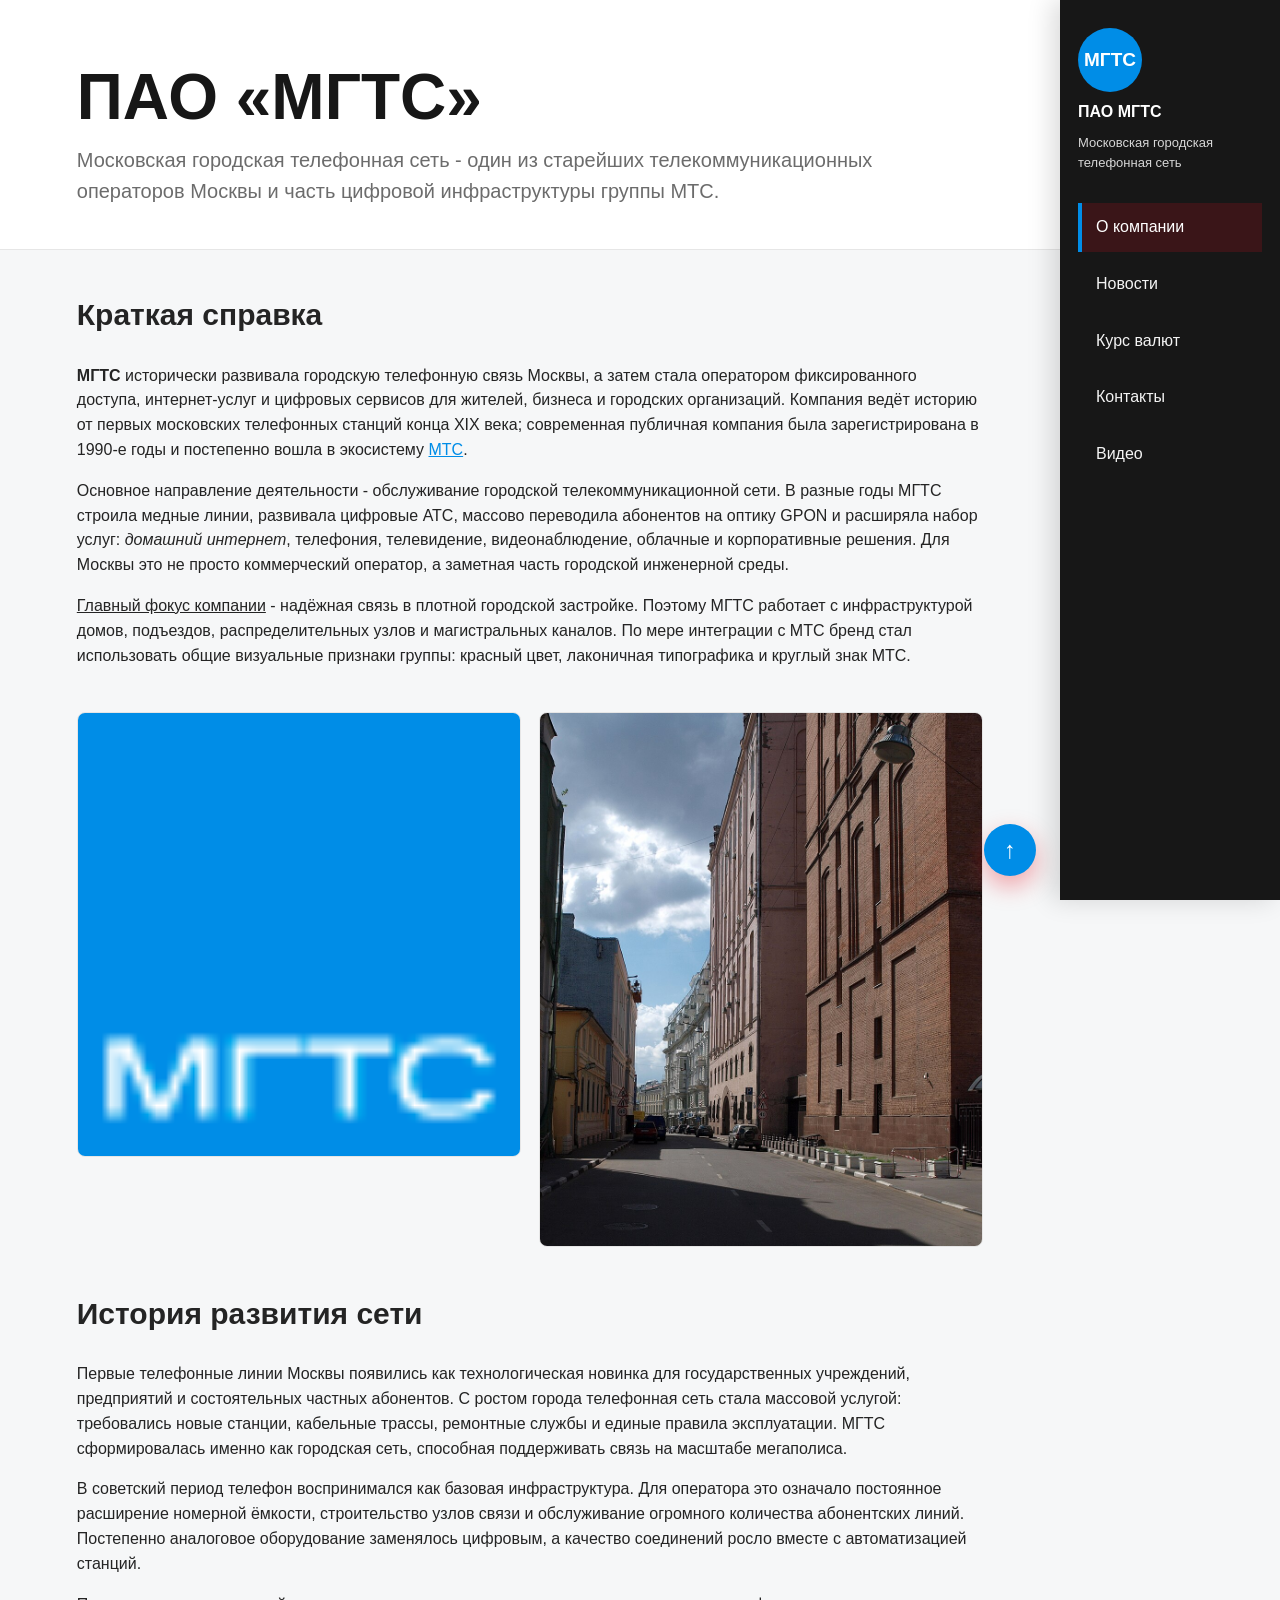
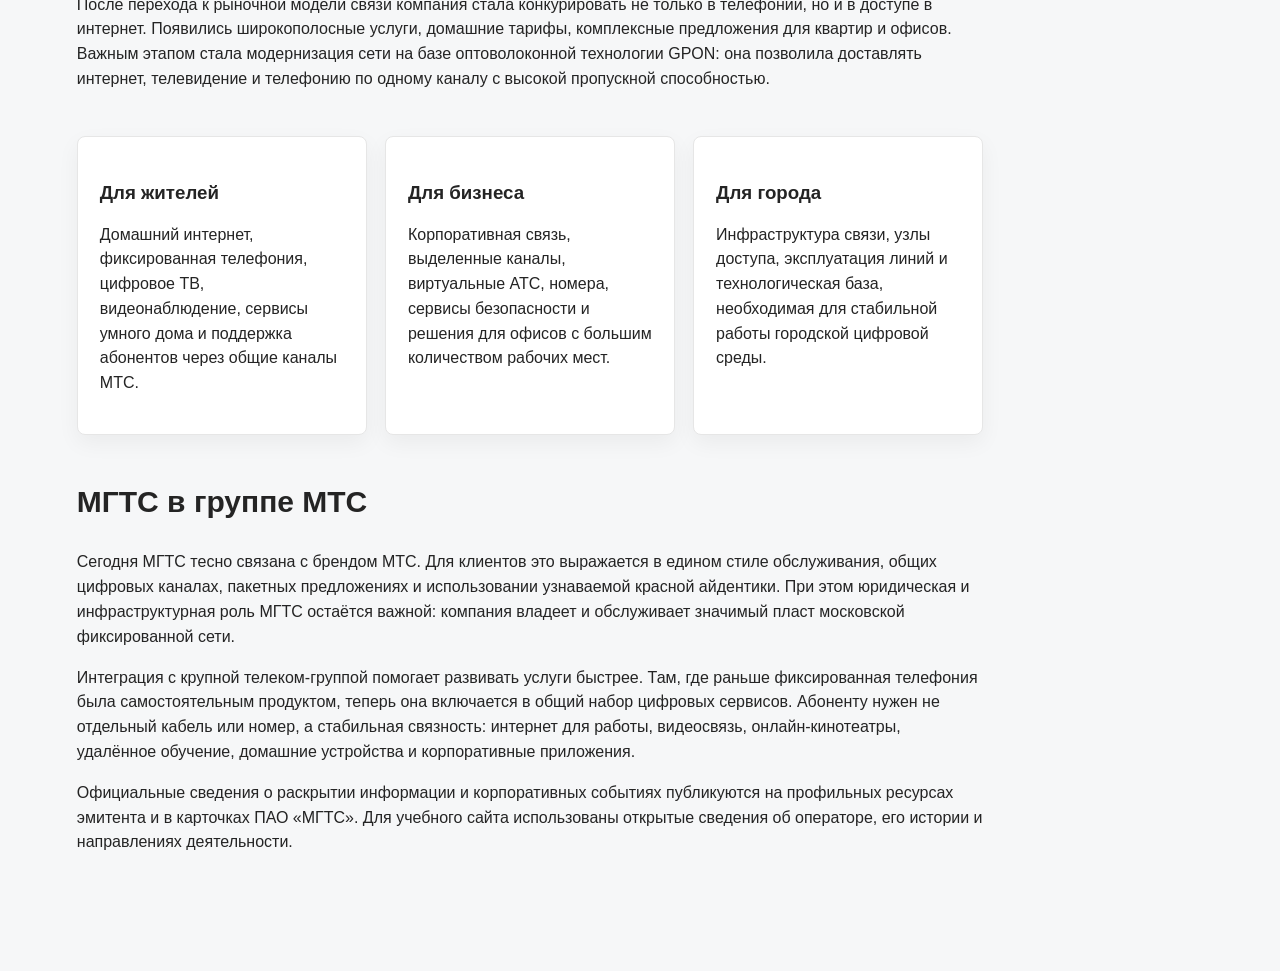
<file: index.html>
<!doctype html>
<html lang="ru">

<head>
  <meta charset="utf-8">
  <meta name="viewport" content="width=device-width, initial-scale=1">
  <title>МГТС - о компании</title>
  <link rel="stylesheet" href="styles.css">
</head>

<body>
  <nav class="side-menu">
    <div class="brand">
      <div class="brand-mark">МГТС</div>
      <strong>ПАО МГТС</strong>
      <span>Московская городская телефонная сеть</span>
    </div>
    <a class="active" href="index.html">О компании</a>
    <a href="news.html">Новости</a>
    <a href="currency.html">Курс валют</a>
    <a href="contacts.html">Контакты</a>
    <a href="video.html">Видео</a>
  </nav>

  <main id="top" class="page">
    <section class="hero">
      <h1>ПАО «МГТС»</h1>
      <p>Московская городская телефонная сеть - один из старейших телекоммуникационных операторов Москвы и часть
        цифровой инфраструктуры группы МТС.</p>
    </section>

    <div class="content">
      <section class="section">
        <h2>Краткая справка</h2>
        <p><strong>МГТС</strong> исторически развивала городскую телефонную связь Москвы, а затем стала оператором
          фиксированного доступа, интернет-услуг и цифровых сервисов для жителей, бизнеса и городских организаций.
          Компания ведёт историю от первых московских телефонных станций конца XIX века; современная публичная компания
          была зарегистрирована в 1990-е годы и постепенно вошла в экосистему <a href="https://moskva.mts.ru/personal"
            target="_blank" rel="noreferrer">МТС</a>.</p>
        <p>Основное направление деятельности - обслуживание городской телекоммуникационной сети. В разные годы МГТС
          строила медные линии, развивала цифровые АТС, массово переводила абонентов на оптику GPON и расширяла набор
          услуг: <em>домашний интернет</em>, телефония, телевидение, видеонаблюдение, облачные и корпоративные решения.
          Для Москвы это не просто коммерческий оператор, а заметная часть городской инженерной среды.</p>
        <p><u>Главный фокус компании</u> - надёжная связь в плотной городской застройке. Поэтому МГТС работает с
          инфраструктурой домов, подъездов, распределительных узлов и магистральных каналов. По мере интеграции с МТС
          бренд стал использовать общие визуальные признаки группы: красный цвет, лаконичная типографика и круглый знак
          МТС.</p>
      </section>

      <section class="section grid">
        <img class="media" src="./mts_logo.png" alt="Логотип МТС">
        <img class="media" src="./mts_first_building.JPG" alt="Историческое здание телефонной станции в Москве">
      </section>

      <section class="section">
        <h2>История развития сети</h2>
        <p>Первые телефонные линии Москвы появились как технологическая новинка для государственных учреждений,
          предприятий и состоятельных частных абонентов. С ростом города телефонная сеть стала массовой услугой:
          требовались новые станции, кабельные трассы, ремонтные службы и единые правила эксплуатации. МГТС
          сформировалась именно как городская сеть, способная поддерживать связь на масштабе мегаполиса.</p>
        <p>В советский период телефон воспринимался как базовая инфраструктура. Для оператора это означало постоянное
          расширение номерной ёмкости, строительство узлов связи и обслуживание огромного количества абонентских линий.
          Постепенно аналоговое оборудование заменялось цифровым, а качество соединений росло вместе с автоматизацией
          станций.</p>
        <p>После перехода к рыночной модели связи компания стала конкурировать не только в телефонии, но и в доступе в
          интернет. Появились широкополосные услуги, домашние тарифы, комплексные предложения для квартир и офисов.
          Важным этапом стала модернизация сети на базе оптоволоконной технологии GPON: она позволила доставлять
          интернет, телевидение и телефонию по одному каналу с высокой пропускной способностью.</p>
      </section>

      <section class="section grid">
        <div class="card">
          <h3>Для жителей</h3>
          <p>Домашний интернет, фиксированная телефония, цифровое ТВ, видеонаблюдение, сервисы умного дома и поддержка
            абонентов через общие каналы МТС.</p>
        </div>
        <div class="card">
          <h3>Для бизнеса</h3>
          <p>Корпоративная связь, выделенные каналы, виртуальные АТС, номера, сервисы безопасности и решения для офисов
            с большим количеством рабочих мест.</p>
        </div>
        <div class="card">
          <h3>Для города</h3>
          <p>Инфраструктура связи, узлы доступа, эксплуатация линий и технологическая база, необходимая для стабильной
            работы городской цифровой среды.</p>
        </div>
      </section>

      <section class="section">
        <h2>МГТС в группе МТС</h2>
        <p>Сегодня МГТС тесно связана с брендом МТС. Для клиентов это выражается в едином стиле обслуживания, общих
          цифровых каналах, пакетных предложениях и использовании узнаваемой красной айдентики. При этом юридическая и
          инфраструктурная роль МГТС остаётся важной: компания владеет и обслуживает значимый пласт московской
          фиксированной сети.</p>
        <p>Интеграция с крупной телеком-группой помогает развивать услуги быстрее. Там, где раньше фиксированная
          телефония была самостоятельным продуктом, теперь она включается в общий набор цифровых сервисов. Абоненту
          нужен не отдельный кабель или номер, а стабильная связность: интернет для работы, видеосвязь,
          онлайн-кинотеатры, удалённое обучение, домашние устройства и корпоративные приложения.</p>
        <p>Официальные сведения о раскрытии информации и корпоративных событиях публикуются на профильных ресурсах
          эмитента и в карточках ПАО «МГТС». Для учебного сайта использованы открытые сведения об операторе, его истории
          и направлениях деятельности.</p>
      </section>
    </div>
  </main>

  <a class="top-link" href="#top" aria-label="Наверх">↑</a>
</body>

</html>
</file>
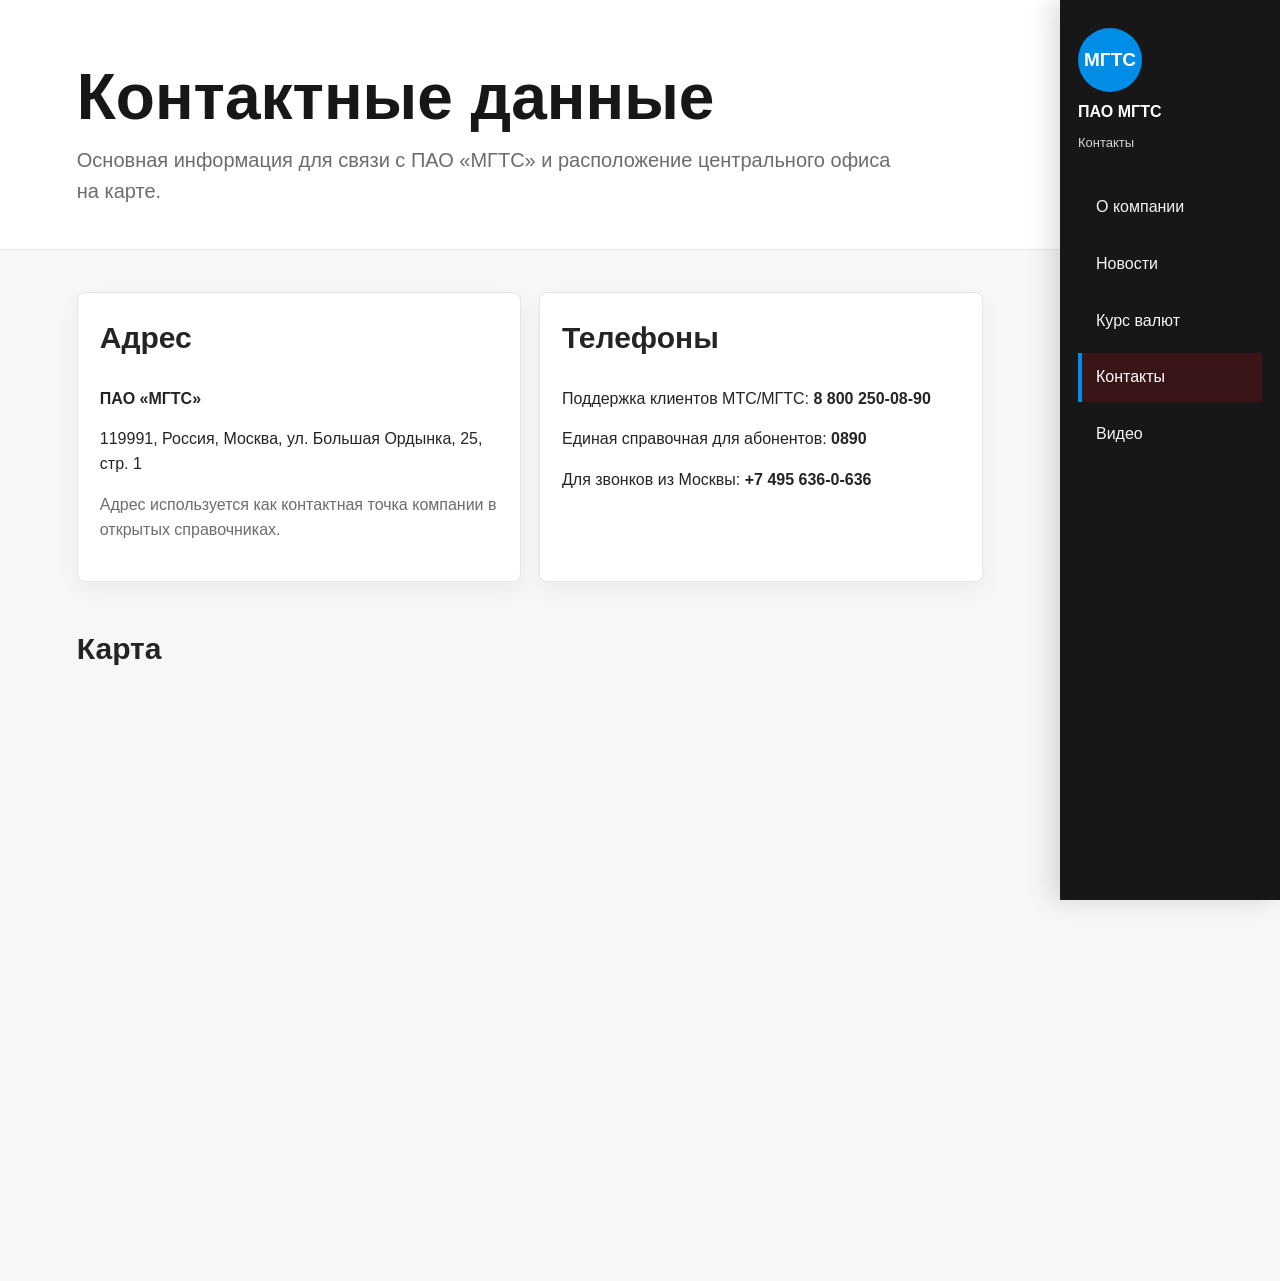
<file: contacts.html>
<!doctype html>
<html lang="ru">

<head>
  <meta charset="utf-8">
  <meta name="viewport" content="width=device-width, initial-scale=1">
  <title>МГТС - контакты</title>
  <link rel="stylesheet" href="styles.css">
</head>

<body>
  <nav class="side-menu">
    <div class="brand">
      <div class="brand-mark">МГТС</div><strong>ПАО МГТС</strong><span>Контакты</span>
    </div>
    <a href="index.html">О компании</a>
    <a href="news.html">Новости</a>
    <a href="currency.html">Курс валют</a>
    <a class="active" href="contacts.html">Контакты</a>
    <a href="video.html">Видео</a>
  </nav>

  <main class="page">
    <section class="hero">
      <h1>Контактные данные</h1>
      <p>Основная информация для связи с ПАО «МГТС» и расположение центрального офиса на карте.</p>
    </section>

    <div class="content">
      <section class="section grid">
        <div class="card">
          <h2>Адрес</h2>
          <p><strong>ПАО «МГТС»</strong></p>
          <p>119991, Россия, Москва, ул. Большая Ордынка, 25, стр. 1</p>
          <p class="muted">Адрес используется как контактная точка компании в открытых справочниках.</p>
        </div>
        <div class="card">
          <h2>Телефоны</h2>
          <p>Поддержка клиентов МТС/МГТС: <strong>8 800 250-08-90</strong></p>
          <p>Единая справочная для абонентов: <strong>0890</strong></p>
          <p>Для звонков из Москвы: <strong>+7 495 636-0-636</strong></p>
        </div>
      </section>

      <section class="section">
        <h2>Карта</h2>
        <iframe class="map"
          src="https://yandex.ru/map-widget/v1/?ll=82.91187%2C55.058314&mode=search&ol=geo&ouri=ymapsbm1%3A%2F%2Fgeo%3Fdata%3DCgg1NjcwNDUwMxJb0KDQvtGB0YHQuNGPLCDQnNC-0YHQutCy0LAsINCR0L7Qu9GM0YjQsNGPINCc0YDQtNGL0L3QutLAsIDI1LCDRgdGC0YDQvtC10L3QuNC1IDEiCg2cKhZCFVKdX0I%2C&z=16"
          allowfullscreen>
        </iframe>
      </section>
    </div>
  </main>
</body>

</html>
</file>
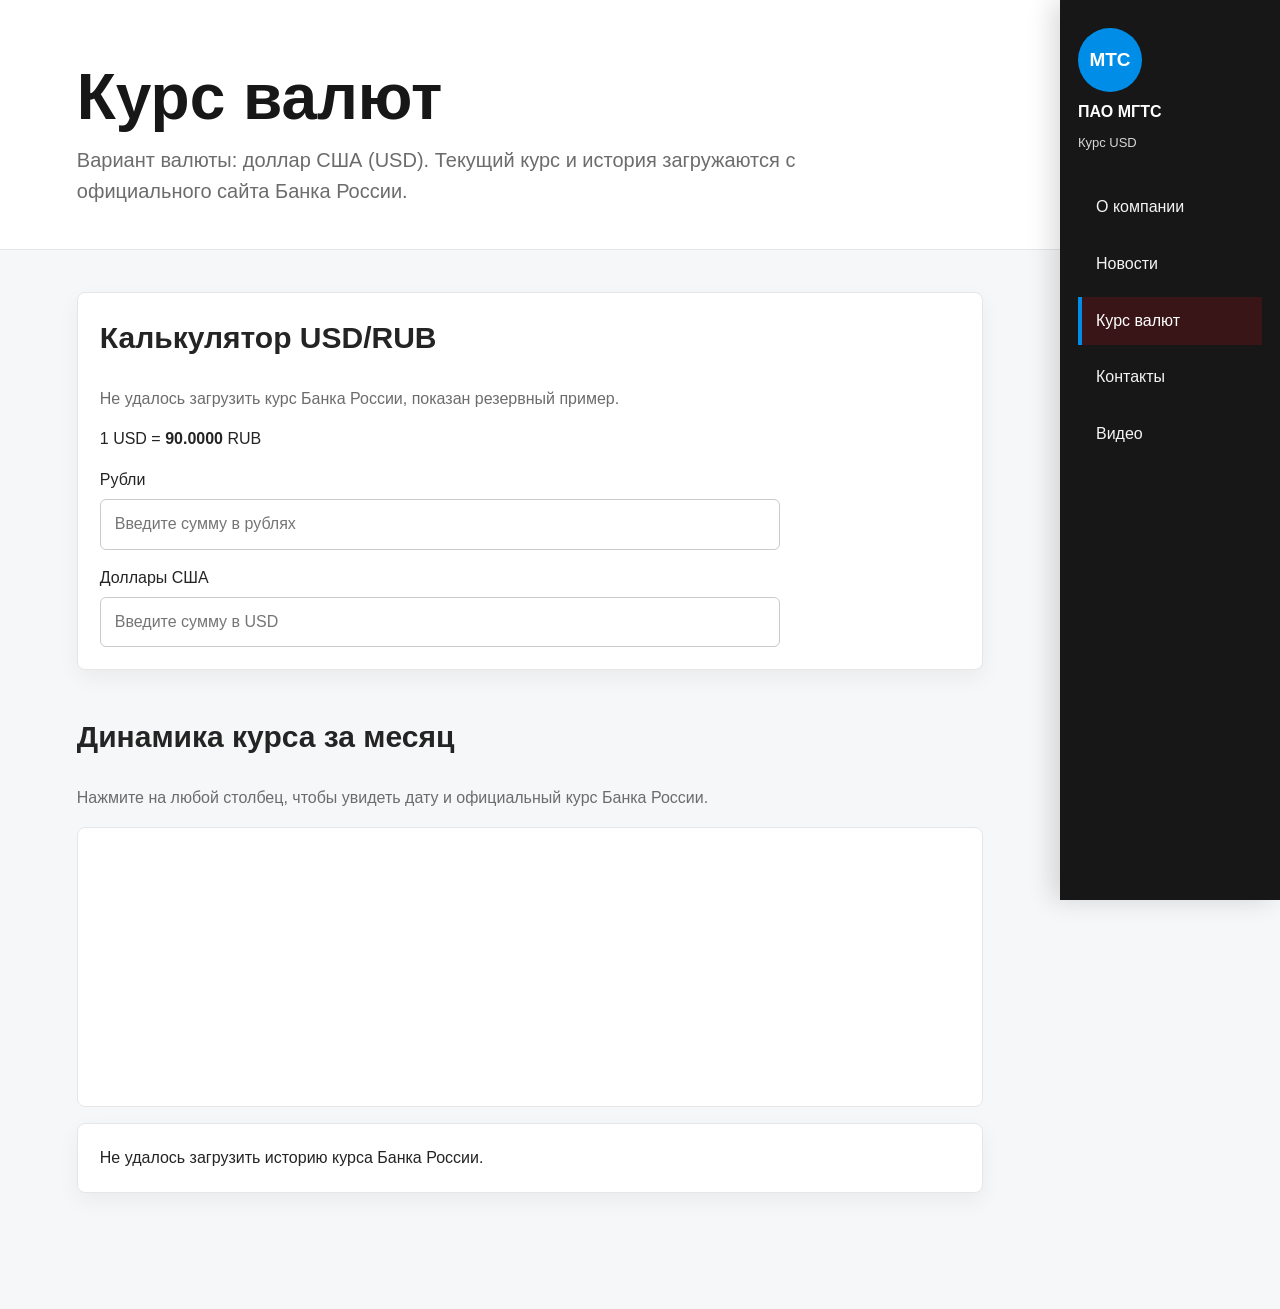
<file: currency.html>
<!doctype html>
<html lang="ru">
<head>
  <meta charset="utf-8">
  <meta name="viewport" content="width=device-width, initial-scale=1">
  <title>МГТС - курс валют</title>
  <link rel="stylesheet" href="styles.css">
</head>
<body>
  <nav class="side-menu">
    <div class="brand"><div class="brand-mark">МТС</div><strong>ПАО МГТС</strong><span>Курс USD</span></div>
    <a href="index.html">О компании</a>
    <a href="news.html">Новости</a>
    <a class="active" href="currency.html">Курс валют</a>
    <a href="contacts.html">Контакты</a>
    <a href="video.html">Видео</a>
  </nav>

  <main class="page">
    <section class="hero">
      <h1>Курс валют</h1>
      <p>Вариант валюты: доллар США (USD). Текущий курс и история загружаются с официального сайта Банка России.</p>
    </section>

    <div class="content">
      <section class="section card">
        <h2>Калькулятор USD/RUB</h2>
        <p id="rate-status" class="muted">Загрузка курса...</p>
        <p>1 USD = <strong data-rate>...</strong> RUB</p>
        <div class="calculator">
          <label class="field">
            Рубли
            <input id="rub" type="number" min="0" step="0.01" placeholder="Введите сумму в рублях">
          </label>
          <label class="field">
            Доллары США
            <input id="usd" type="number" min="0" step="0.01" placeholder="Введите сумму в USD">
          </label>
        </div>
      </section>

      <section class="section">
        <h2>Динамика курса за месяц</h2>
        <p class="muted">Нажмите на любой столбец, чтобы увидеть дату и официальный курс Банка России.</p>
        <div id="usd-chart" class="chart" aria-label="Столбчатая диаграмма курса USD"></div>
        <p id="chart-details" class="card">Выберите столбец на диаграмме.</p>
      </section>
    </div>
  </main>

  <script src="main.js"></script>
</body>
</html>
</file>
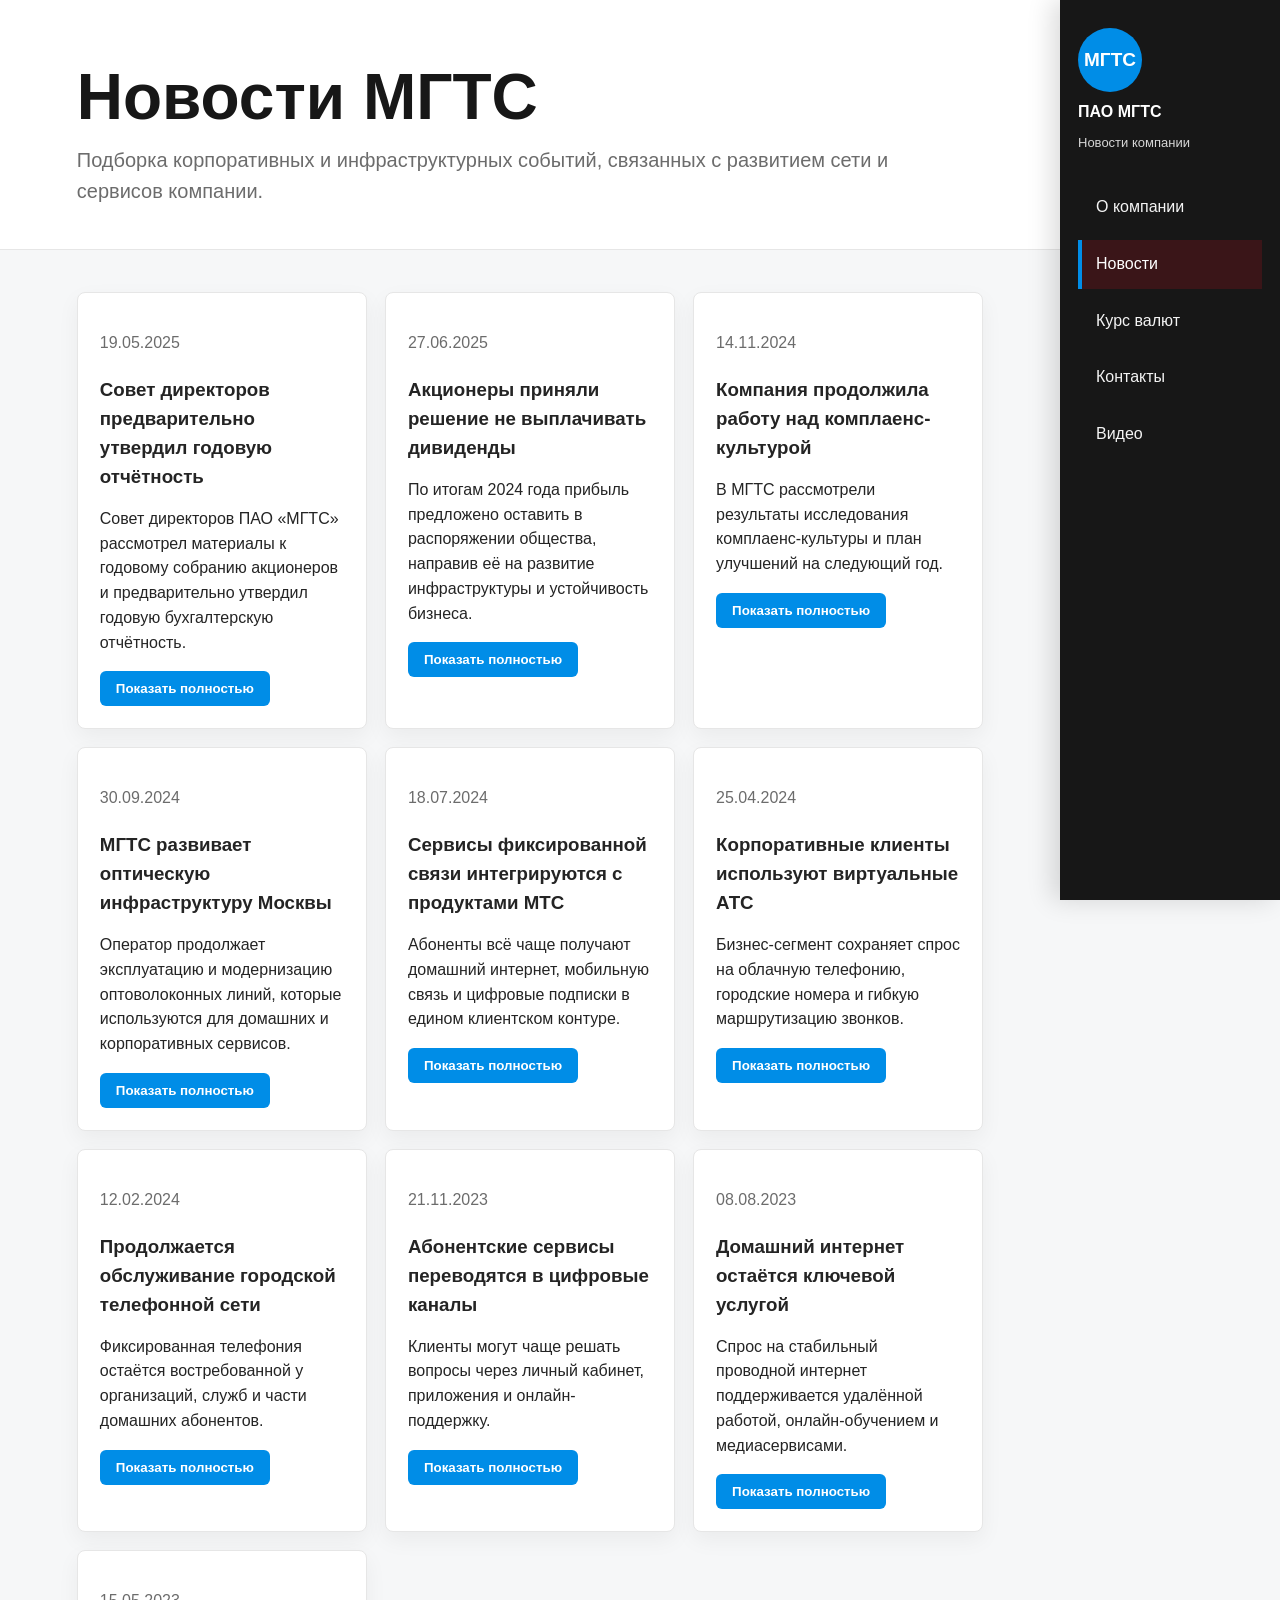
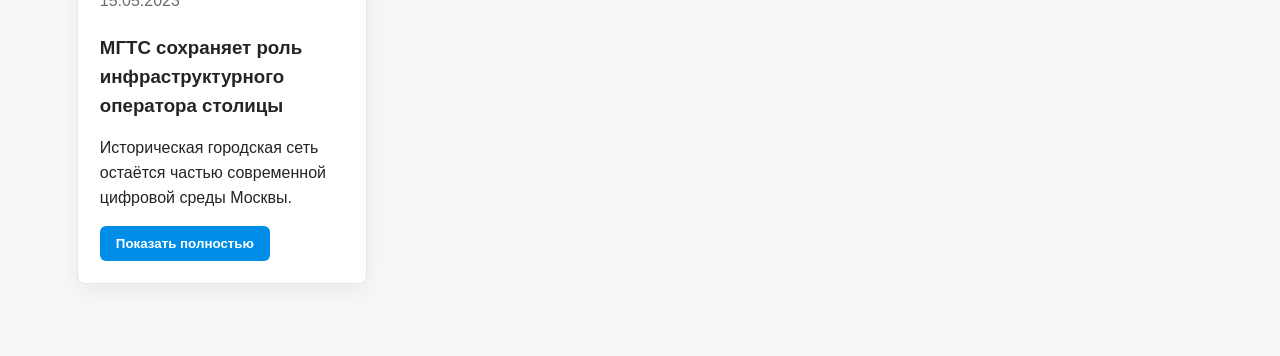
<file: news.html>
<!doctype html>
<html lang="ru">

<head>
  <meta charset="utf-8">
  <meta name="viewport" content="width=device-width, initial-scale=1">
  <title>МГТС - новости</title>
  <link rel="stylesheet" href="styles.css">
</head>

<body>
  <nav class="side-menu">
    <div class="brand">
      <div class="brand-mark">МГТС</div><strong>ПАО МГТС</strong><span>Новости компании</span>
    </div>
    <a href="index.html">О компании</a>
    <a class="active" href="news.html">Новости</a>
    <a href="currency.html">Курс валют</a>
    <a href="contacts.html">Контакты</a>
    <a href="video.html">Видео</a>
  </nav>

  <main class="page">
    <section class="hero">
      <h1>Новости МГТС</h1>
      <p>Подборка корпоративных и инфраструктурных событий, связанных с развитием сети и сервисов компании.</p>
    </section>

    <div class="content grid">
      <article class="card news-card">
        <p class="muted">19.05.2025</p>
        <h3>Совет директоров предварительно утвердил годовую отчётность</h3>
        <p>Совет директоров ПАО «МГТС» рассмотрел материалы к годовому собранию акционеров и предварительно утвердил
          годовую бухгалтерскую отчётность.</p>
        <button class="button" onclick="toggleNews(this)">Показать полностью</button>
        <p class="full">В повестку также вошли вопросы оценки работы руководства, подготовки бюллетеней и рекомендаций
          по распределению прибыли. Такие решения относятся к стандартному корпоративному циклу публичного акционерного
          общества.</p>
      </article>

      <article class="card news-card">
        <p class="muted">27.06.2025</p>
        <h3>Акционеры приняли решение не выплачивать дивиденды</h3>
        <p>По итогам 2024 года прибыль предложено оставить в распоряжении общества, направив её на развитие
          инфраструктуры и устойчивость бизнеса.</p>
        <button class="button" onclick="toggleNews(this)">Показать полностью</button>
        <p class="full">Решение объясняется необходимостью инвестиций в сеть, обслуживанием крупных городских проектов и
          осторожной финансовой политикой в условиях высокой стоимости капитала.</p>
      </article>

      <article class="card news-card">
        <p class="muted">14.11.2024</p>
        <h3>Компания продолжила работу над комплаенс-культурой</h3>
        <p>В МГТС рассмотрели результаты исследования комплаенс-культуры и план улучшений на следующий год.</p>
        <button class="button" onclick="toggleNews(this)">Показать полностью</button>
        <p class="full">Для крупного оператора связи комплаенс важен из-за работы с персональными данными, закупками,
          подрядчиками и инфраструктурой. План улучшений помогает снижать организационные и регуляторные риски.</p>
      </article>

      <article class="card news-card">
        <p class="muted">30.09.2024</p>
        <h3>МГТС развивает оптическую инфраструктуру Москвы</h3>
        <p>Оператор продолжает эксплуатацию и модернизацию оптоволоконных линий, которые используются для домашних и
          корпоративных сервисов.</p>
        <button class="button" onclick="toggleNews(this)">Показать полностью</button>
        <p class="full">Оптическая сеть остаётся базой для высокоскоростного интернета, телевидения, IP-телефонии и
          решений для бизнеса. Работы включают обслуживание узлов доступа и повышение надёжности подключений.</p>
      </article>

      <article class="card news-card">
        <p class="muted">18.07.2024</p>
        <h3>Сервисы фиксированной связи интегрируются с продуктами МТС</h3>
        <p>Абоненты всё чаще получают домашний интернет, мобильную связь и цифровые подписки в едином клиентском
          контуре.</p>
        <button class="button" onclick="toggleNews(this)">Показать полностью</button>
        <p class="full">Единая экосистема упрощает поддержку, оплату и управление тарифами. Для МГТС это означает
          переход от классической телефонии к комплексным цифровым услугам.</p>
      </article>

      <article class="card news-card">
        <p class="muted">25.04.2024</p>
        <h3>Корпоративные клиенты используют виртуальные АТС</h3>
        <p>Бизнес-сегмент сохраняет спрос на облачную телефонию, городские номера и гибкую маршрутизацию звонков.</p>
        <button class="button" onclick="toggleNews(this)">Показать полностью</button>
        <p class="full">Виртуальная АТС помогает компаниям подключать удалённых сотрудников, записывать обращения,
          распределять звонки и быстро масштабировать офисную связь без покупки сложного оборудования.</p>
      </article>

      <article class="card news-card">
        <p class="muted">12.02.2024</p>
        <h3>Продолжается обслуживание городской телефонной сети</h3>
        <p>Фиксированная телефония остаётся востребованной у организаций, служб и части домашних абонентов.</p>
        <button class="button" onclick="toggleNews(this)">Показать полностью</button>
        <p class="full">Несмотря на рост мобильной связи, городские номера используются в офисах, медицинских
          учреждениях, управляющих компаниях и сервисных центрах. Поддержка этой инфраструктуры остаётся задачей МГТС.
        </p>
      </article>

      <article class="card news-card">
        <p class="muted">21.11.2023</p>
        <h3>Абонентские сервисы переводятся в цифровые каналы</h3>
        <p>Клиенты могут чаще решать вопросы через личный кабинет, приложения и онлайн-поддержку.</p>
        <button class="button" onclick="toggleNews(this)">Показать полностью</button>
        <p class="full">Переход в цифровые каналы снижает нагрузку на офисы обслуживания и ускоряет типовые операции:
          проверку баланса, смену тарифа, оплату и оформление заявок.</p>
      </article>

      <article class="card news-card">
        <p class="muted">08.08.2023</p>
        <h3>Домашний интернет остаётся ключевой услугой</h3>
        <p>Спрос на стабильный проводной интернет поддерживается удалённой работой, онлайн-обучением и медиасервисами.
        </p>
        <button class="button" onclick="toggleNews(this)">Показать полностью</button>
        <p class="full">Для московских домохозяйств важны скорость, низкая задержка и устойчивость подключения.
          Оптоволоконная сеть позволяет оператору предлагать тарифы для разных сценариев нагрузки.</p>
      </article>

      <article class="card news-card">
        <p class="muted">15.05.2023</p>
        <h3>МГТС сохраняет роль инфраструктурного оператора столицы</h3>
        <p>Историческая городская сеть остаётся частью современной цифровой среды Москвы.</p>
        <button class="button" onclick="toggleNews(this)">Показать полностью</button>
        <p class="full">Компания обслуживает линии, оборудование и узлы связи, на которые опираются абонентские и
          корпоративные сервисы. Это делает МГТС важным участником телеком-рынка даже при развитии мобильных технологий.
        </p>
      </article>
    </div>
  </main>

  <script src="main.js"></script>
</body>

</html>
</file>
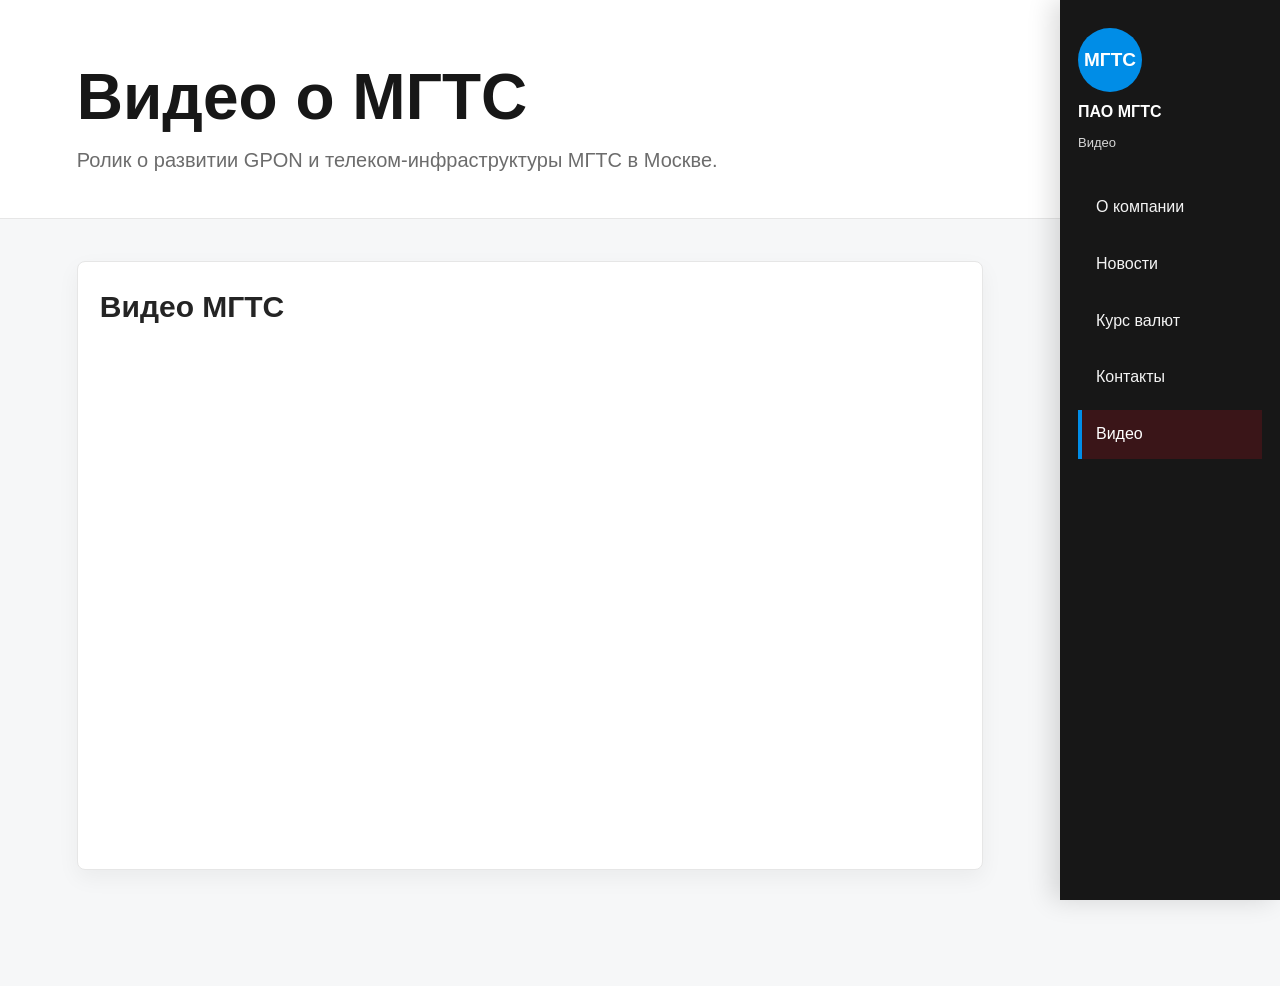
<file: video.html>
<!doctype html>
<html lang="ru">

<head>
  <meta charset="utf-8">
  <meta name="viewport" content="width=device-width, initial-scale=1">
  <title>МГТС - видео</title>
  <link rel="stylesheet" href="styles.css">
</head>

<body>
  <nav class="side-menu">
    <div class="brand">
      <div class="brand-mark">МГТС</div><strong>ПАО МГТС</strong><span>Видео</span>
    </div>
    <a href="index.html">О компании</a>
    <a href="news.html">Новости</a>
    <a href="currency.html">Курс валют</a>
    <a href="contacts.html">Контакты</a>
    <a class="active" href="video.html">Видео</a>
  </nav>

  <main class="page">
    <section class="hero">
      <h1>Видео о МГТС</h1>
      <p>Ролик о развитии GPON и телеком-инфраструктуры МГТС в Москве.</p>
    </section>

    <div class="content">
      <section class="section card">
        <h2>Видео МГТС</h2>
        <iframe style="width: 100%; aspect-ratio: 16/9;"
          src="https://vkvideo.ru/video_ext.php?oid=-8458649&id=456263295&hash=349b78d03ca96276&hd=3"
          allow="autoplay; encrypted-media; fullscreen; picture-in-picture; screen-wake-lock;" frameborder="0"
          allowfullscreen></iframe>
      </section>
    </div>
  </main>
</body>

</html>
</file>
<file: styles.css>
:root {
  --brand: #008de7;
  --dark: #171717;
  --text: #242424;
  --muted: #6c6c6c;
  --line: #e6e6e6;
  --bg: #f6f7f8;
  --panel: #ffffff;
}

* {
  box-sizing: border-box;
}

html {
  scroll-behavior: smooth;
}

body {
  margin: 0;
  padding-right: 220px;
  font-family: Arial, Helvetica, sans-serif;
  color: var(--text);
  background: var(--bg);
  line-height: 1.55;
}

a {
  color: var(--brand);
}

.side-menu {
  position: fixed;
  top: 0;
  right: 0;
  z-index: 10;
  width: 220px;
  height: 100vh;
  padding: 28px 18px;
  background: var(--dark);
  color: #fff;
  box-shadow: -8px 0 24px rgba(0, 0, 0, 0.14);
}

.brand {
  display: grid;
  gap: 8px;
  margin-bottom: 30px;
}

.brand-mark {
  width: 64px;
  height: 64px;
  display: grid;
  place-items: center;
  border-radius: 50%;
  background: var(--brand);
  color: #fff;
  font-weight: 800;
  font-size: 19px;
}

.brand span {
  color: #d6d6d6;
  font-size: 13px;
}

.side-menu a {
  display: block;
  padding: 12px 14px;
  margin: 8px 0;
  border-left: 4px solid transparent;
  color: #f4f4f4;
  text-decoration: none;
  transition: 0.2s ease;
}

.side-menu a:hover {
  border-left-color: #fff;
  background: #2a2a2a;
}

.side-menu a.active {
  border-left-color: var(--brand);
  color: #fff;
  background: #3a1518;
}

.page {
  min-height: 100vh;
}

.hero {
  padding: 64px clamp(24px, 6vw, 86px) 42px;
  background: #fff;
  border-bottom: 1px solid var(--line);
}

.hero p {
  max-width: 820px;
  margin: 14px 0 0;
  color: var(--muted);
  font-size: 20px;
}

h1 {
  margin: 0;
  color: var(--dark);
  font-size: clamp(36px, 5vw, 64px);
  line-height: 1.05;
}

h2 {
  margin-top: 0;
  font-size: 30px;
}

h3 {
  margin-bottom: 8px;
}

.content {
  max-width: 1080px;
  padding: 42px clamp(24px, 6vw, 86px) 72px;
}

.section {
  margin-bottom: 44px;
}

.grid {
  display: grid;
  grid-template-columns: repeat(auto-fit, minmax(250px, 1fr));
  gap: 18px;
}

.card {
  padding: 22px;
  border: 1px solid var(--line);
  border-radius: 8px;
  background: var(--panel);
  box-shadow: 0 8px 22px rgba(0, 0, 0, 0.05);
}

.button {
  border: 0;
  border-radius: 6px;
  padding: 10px 16px;
  color: #fff;
  background: var(--brand);
  font-weight: 700;
  cursor: pointer;
}

.button:hover {
  background: #b9000a;
}

.muted {
  color: var(--muted);
}

.top-link {
  position: fixed;
  right: 244px;
  bottom: 24px;
  z-index: 12;
  width: 52px;
  height: 52px;
  display: grid;
  place-items: center;
  border-radius: 50%;
  background: var(--brand);
  color: #fff;
  text-decoration: none;
  font-size: 24px;
  font-weight: 800;
  box-shadow: 0 10px 24px rgba(227, 6, 19, 0.35);
}

.media {
  width: 100%;
  border-radius: 8px;
  border: 1px solid var(--line);
  background: #fff;
}

.news-card .full {
  display: none;
  margin-top: 14px;
}

.news-card.open .full {
  display: block;
}

.calculator {
  display: grid;
  gap: 16px;
  max-width: 680px;
}

.field {
  display: grid;
  gap: 6px;
}

input,
select {
  width: 100%;
  border: 1px solid #cacaca;
  border-radius: 6px;
  padding: 12px 14px;
  font: inherit;
  background: #fff;
}

.chart {
  display: flex;
  align-items: end;
  gap: 7px;
  min-height: 280px;
  padding: 18px;
  overflow-x: auto;
  border: 1px solid var(--line);
  border-radius: 8px;
  background: #fff;
}

.bar {
  min-width: 22px;
  border: 0;
  border-radius: 5px 5px 0 0;
  background: #3b3b3b;
  cursor: pointer;
}

.bar:hover,
.bar.active {
  background: var(--brand);
}

.map,
.video {
  width: 100%;
  min-height: 460px;
  border: 0;
  border-radius: 8px;
}

@media (max-width: 780px) {
  body {
    padding-right: 0;
    padding-bottom: 78px;
  }

  .side-menu {
    top: auto;
    bottom: 0;
    width: 100%;
    height: 78px;
    display: flex;
    align-items: center;
    gap: 4px;
    padding: 8px;
    overflow-x: auto;
  }

  .brand {
    display: none;
  }

  .side-menu a {
    min-width: max-content;
    margin: 0;
    border-left: 0;
    border-top: 4px solid transparent;
    font-size: 14px;
  }

  .side-menu a:hover,
  .side-menu a.active {
    border-left-color: transparent;
    border-top-color: var(--brand);
  }

  .top-link {
    right: 18px;
    bottom: 94px;
  }
}
</file>
